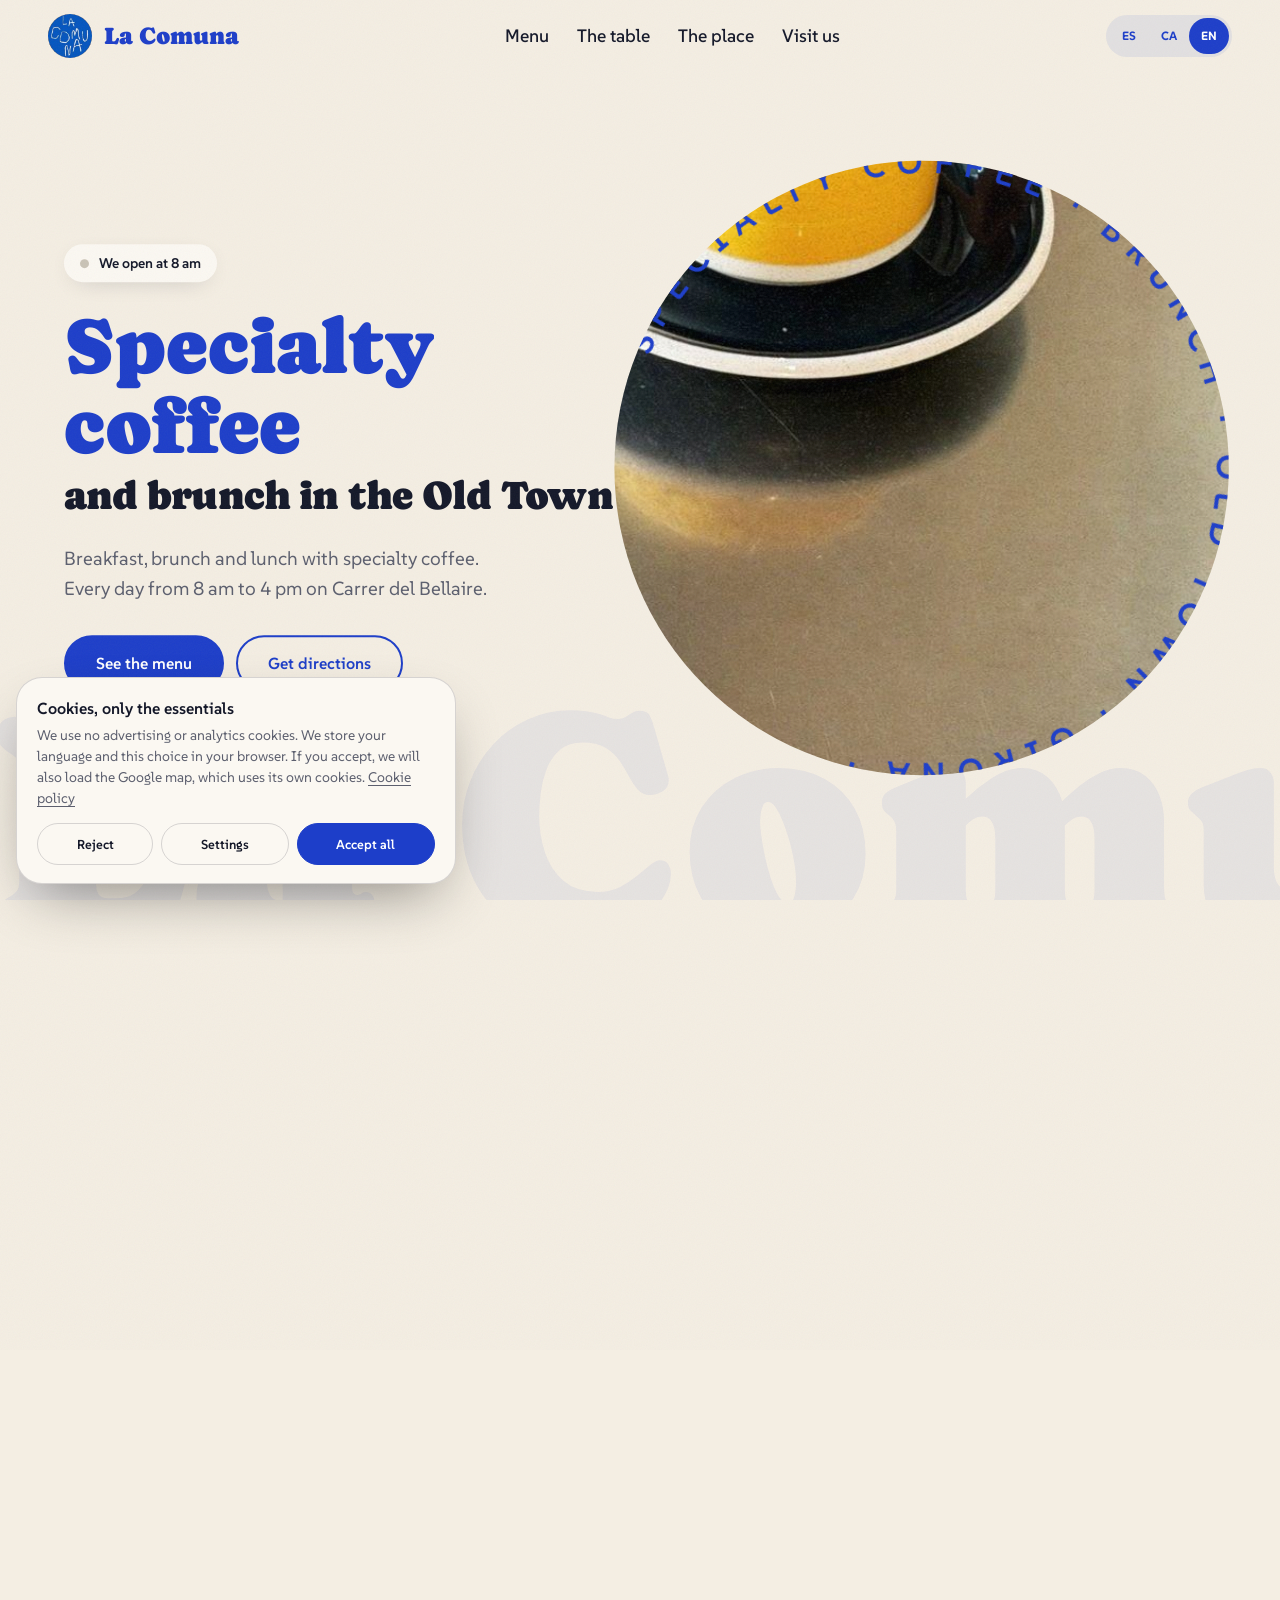
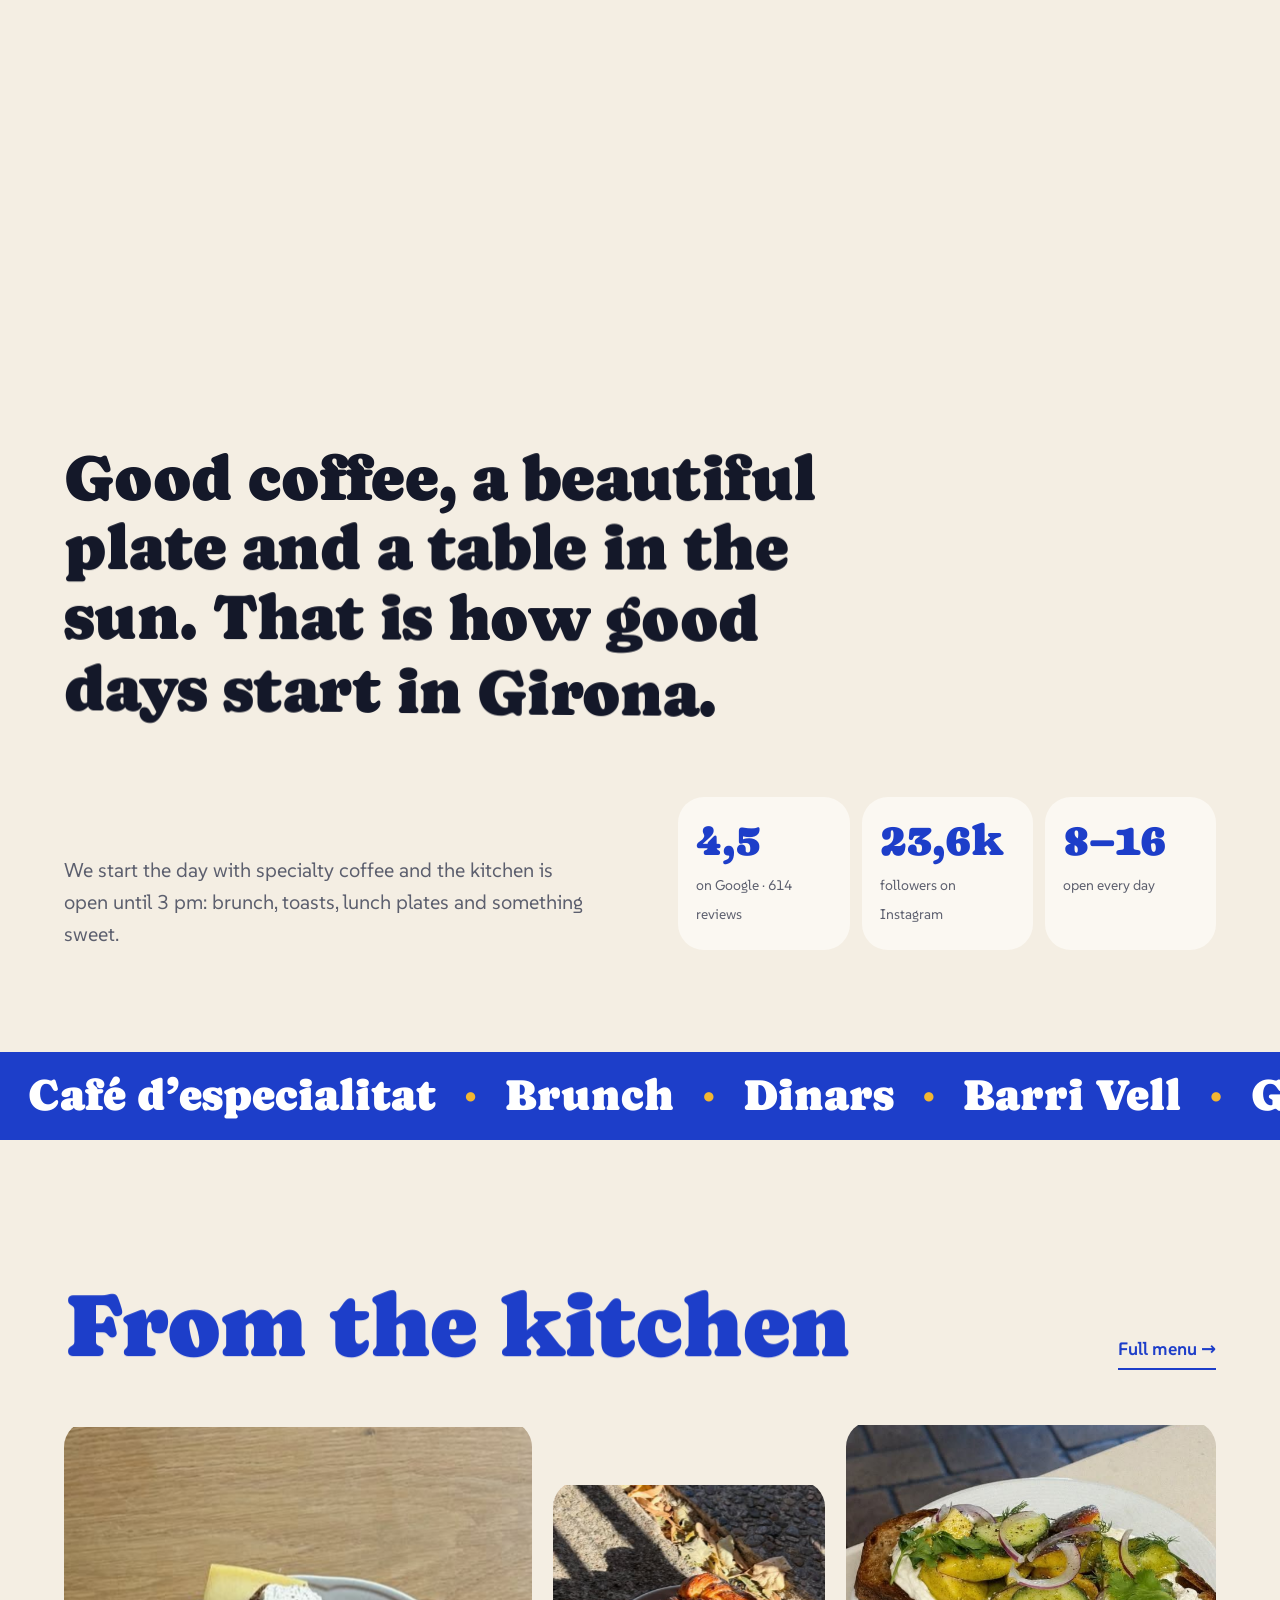
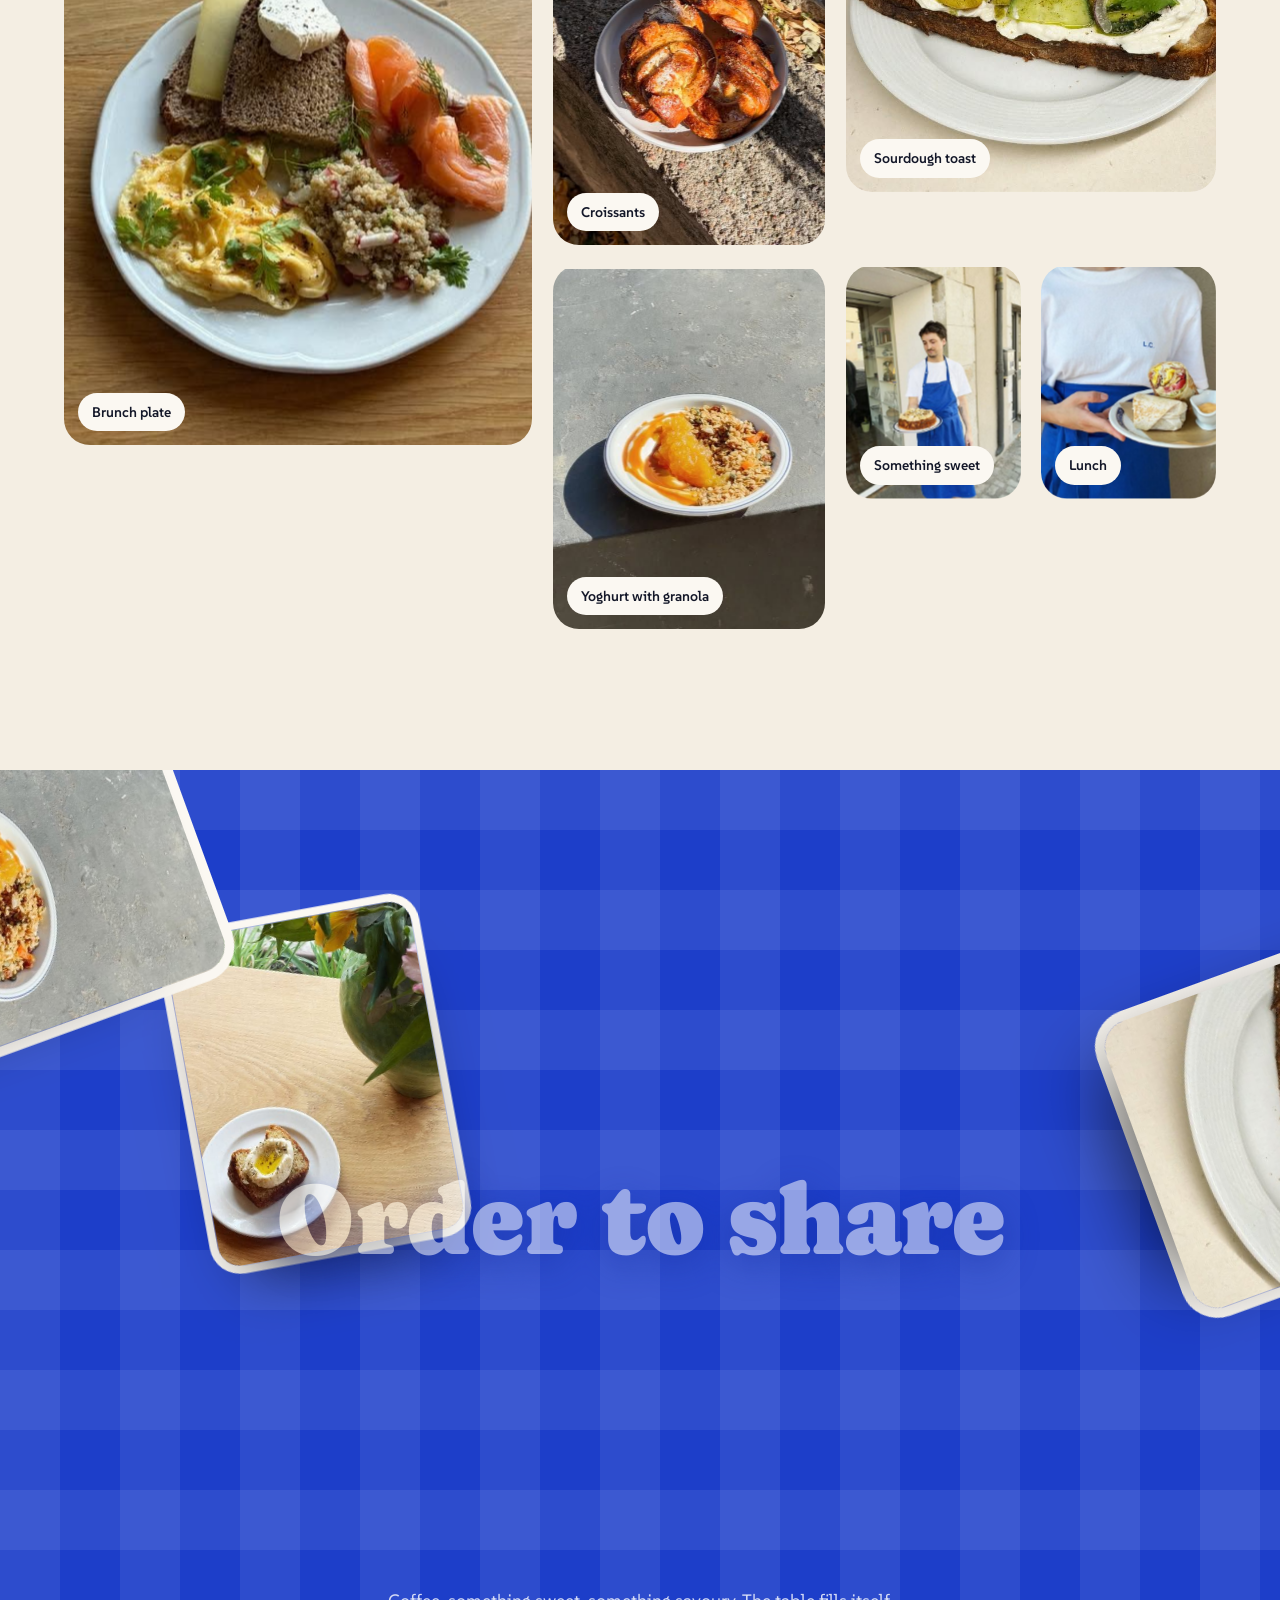
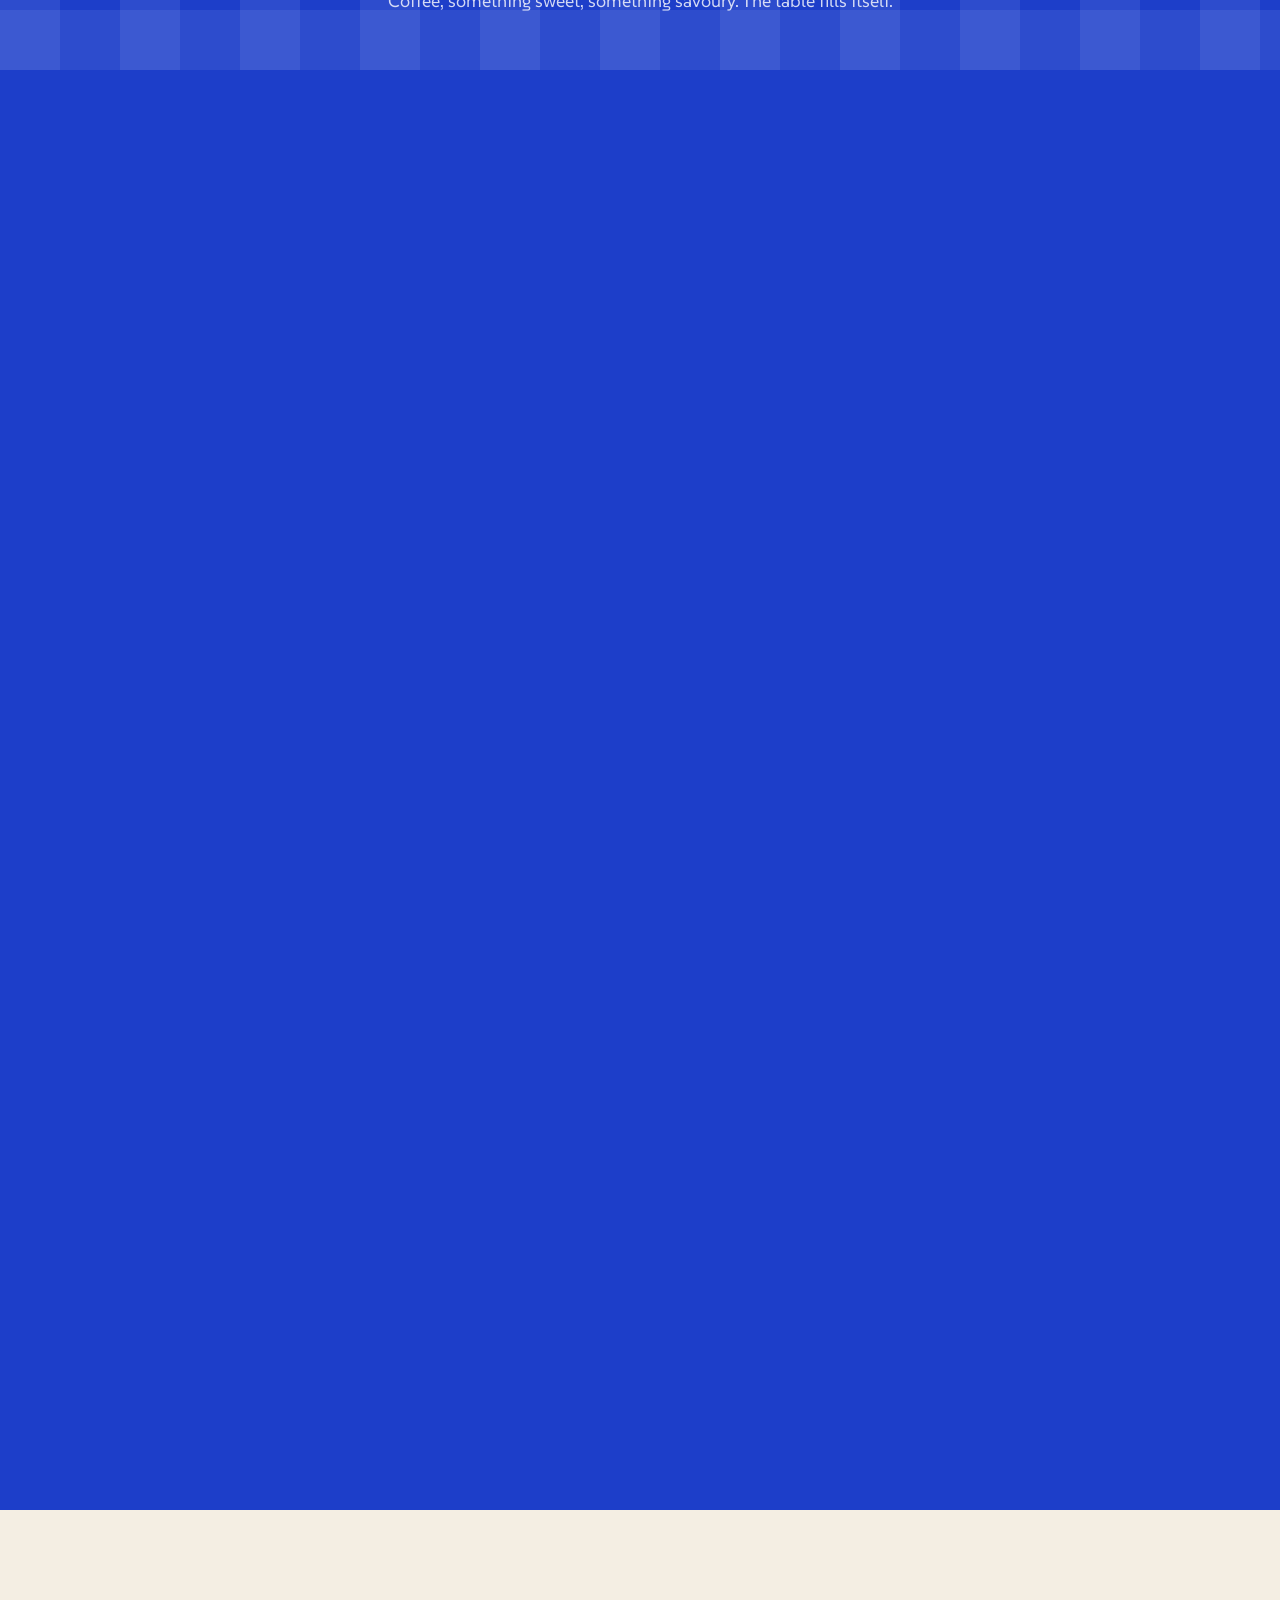
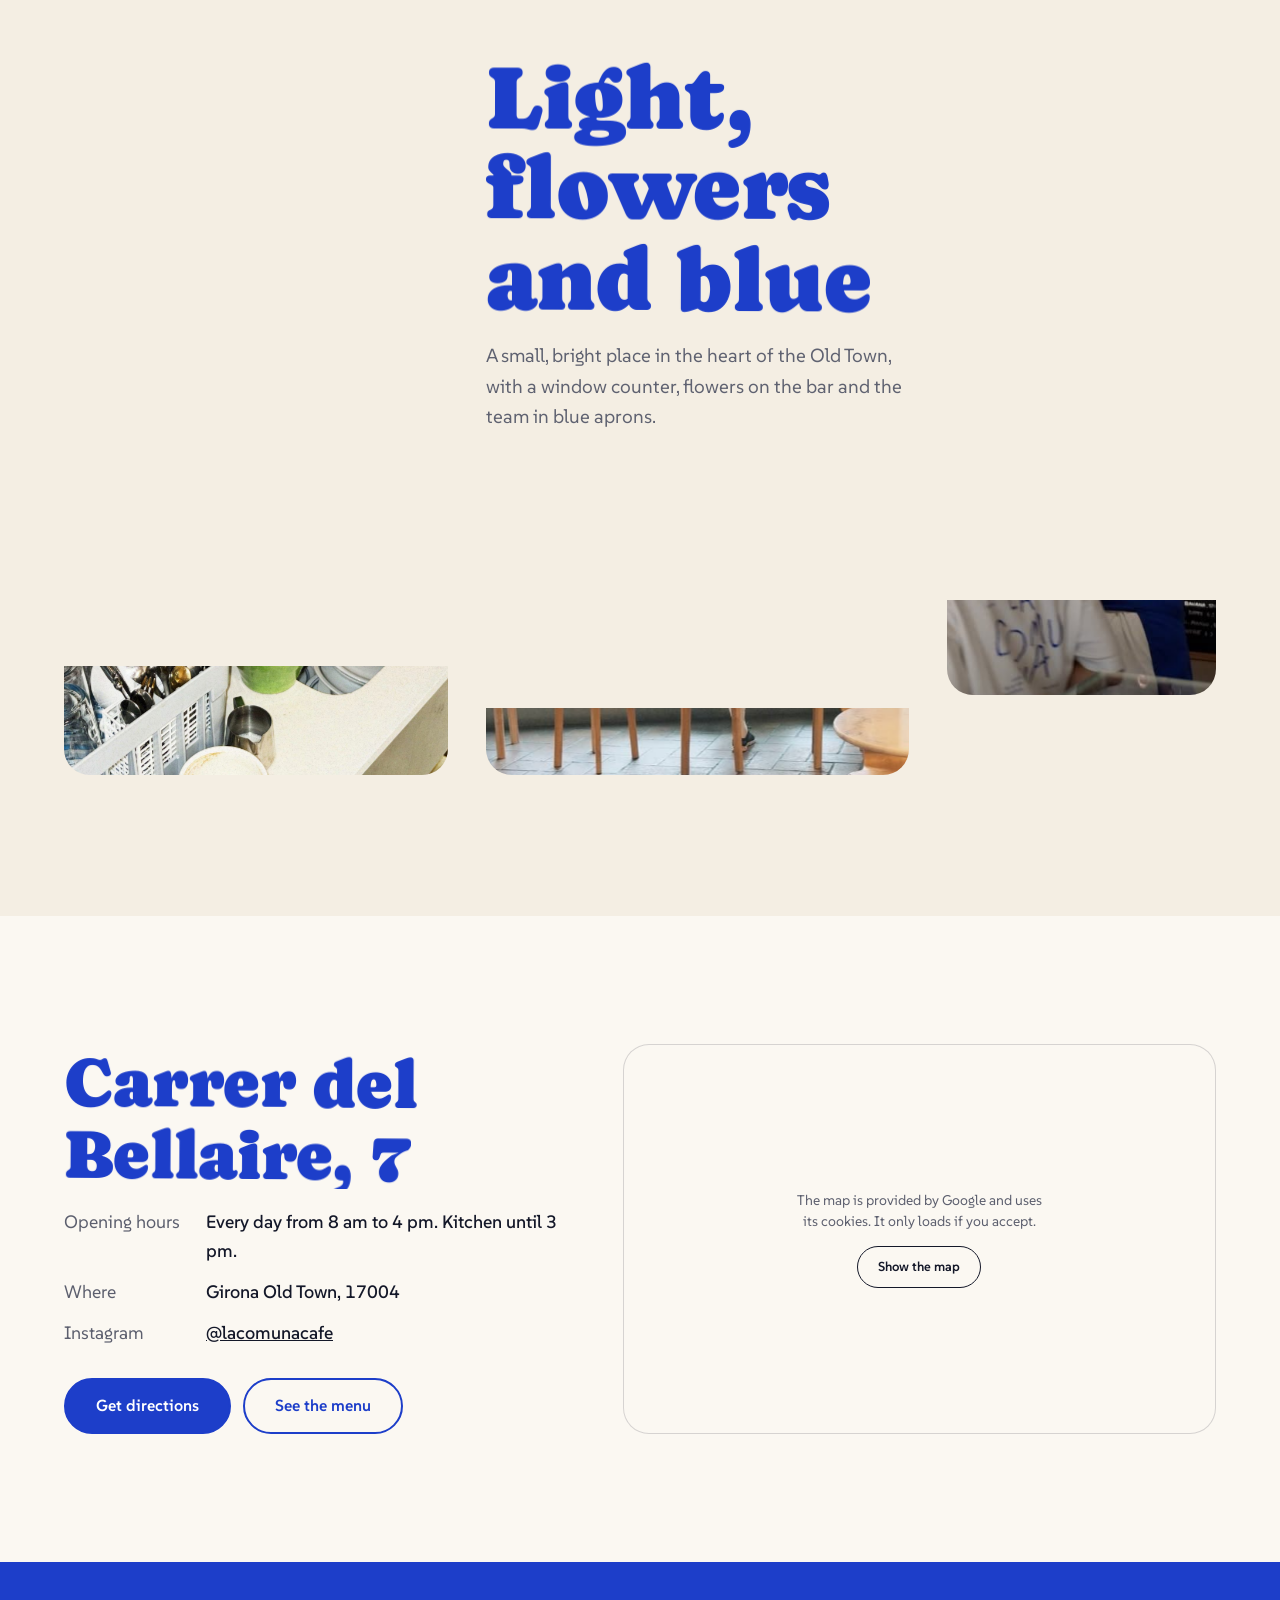
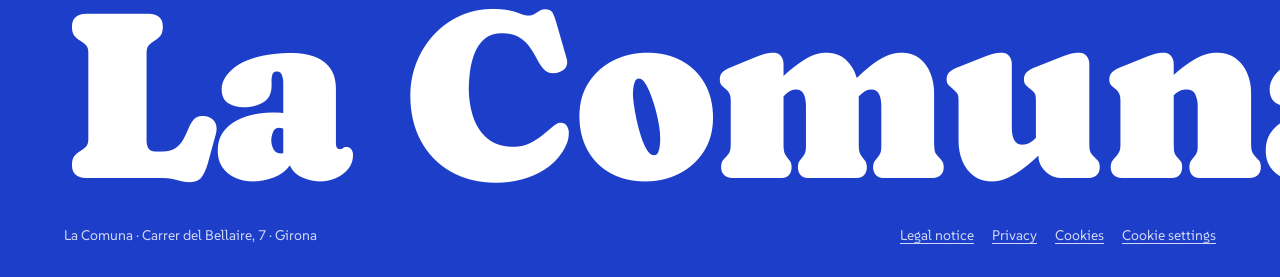
<file: index.html>
<!doctype html>
<html lang="es">
<head>
<meta charset="utf-8">
<meta name="viewport" content="width=device-width, initial-scale=1, viewport-fit=cover">
<title>La Comuna · Café de especialidad y brunch en el Barri Vell de Girona</title>
<meta name="description" content="La Comuna, Carrer del Bellaire 7, Girona. Café de especialidad, brunch y comidas, cada día de 8:00 a 16:00. 4,5 en Google con 614 reseñas.">
<meta name="theme-color" content="#f4eee3">
<link rel="icon" href="assets/favicon.svg" type="image/svg+xml">
<link rel="alternate" hreflang="es" href="?lang=es"><link rel="alternate" hreflang="ca" href="?lang=ca"><link rel="alternate" hreflang="en" href="?lang=en">
<meta property="og:title" content="La Comuna · Girona">
<meta property="og:description" content="Café de especialidad y brunch en el Barri Vell. Cada día de 8 a 16 h.">
<meta property="og:image" content="assets/img/cafe.jpg">
<script>document.documentElement.classList.add('js')</script>
<link rel="stylesheet" href="css/fonts.css">
<link rel="stylesheet" href="css/premium.css">
<link rel="stylesheet" href="css/style.css">
<link rel="stylesheet" href="css/legal.css">
<script type="application/ld+json">
{"@context":"https://schema.org","@type":"CafeOrCoffeeShop","name":"La Comuna","servesCuisine":["Café de especialidad","Brunch"],"address":{"@type":"PostalAddress","streetAddress":"Carrer del Bellaire, 7","postalCode":"17004","addressLocality":"Girona","addressRegion":"Girona","addressCountry":"ES"},"openingHoursSpecification":[{"@type":"OpeningHoursSpecification","dayOfWeek":["Monday","Tuesday","Wednesday","Thursday","Friday","Saturday","Sunday"],"opens":"08:00","closes":"16:00"}],"aggregateRating":{"@type":"AggregateRating","ratingValue":"4.5","reviewCount":"614"},"sameAs":["https://www.instagram.com/lacomunacafe/"]}
</script>
</head>
<body class="grain">
<a class="skip" href="#main" data-i18n="skip">Saltar al contenido</a>

<header class="top">
  <a class="brand" href="#main" aria-label="La Comuna, inicio"><img src="assets/img/logo.jpg" alt="" width="44" height="44"><span>La Comuna</span></a>
  <nav class="nav" aria-label="Principal">
    <a href="#carta" data-i18n="n1">La carta</a>
    <a href="#mesa" data-i18n="n2">La mesa</a>
    <a href="#local" data-i18n="n3">El local</a>
    <a href="#visita" data-i18n="n4">Visítanos</a>
  </nav>
  <div class="top-r">
    <div class="langs" role="group" aria-label="Idioma"><button type="button" data-lang="es">ES</button><button type="button" data-lang="ca">CA</button><button type="button" data-lang="en">EN</button></div>
  </div>
</header>

<main id="main">
  <!-- PORTADA: el círculo azul de su logo se abre y deja ver el café -->
  <section class="hero" id="hero" aria-labelledby="h1">
    <div class="hero-pin">
      <div class="hero-txt">
        <p class="status" id="status" data-hero data-d=".2"><i></i><span></span></p>
        <h1 id="h1"><span class="h1a" data-split data-hero data-d=".1" data-i18n="h1a">Café de especialidad</span> <span class="h1b" data-split data-hero data-d=".3" data-i18n="h1b">y brunch en el Barri Vell</span></h1>
        <p class="hero-p" data-hero data-d=".6" data-i18n="hp">Desayunos, brunch y comidas con café de especialidad. Cada día de 8:00 a 16:00 en el Carrer del Bellaire.</p>
        <div class="hero-cta" data-hero data-d=".75">
          <a class="btn" href="https://go.nordqr.com/la-comuna-cafe" target="_blank" rel="noopener" data-mag data-i18n="carta">Ver la carta</a>
          <a class="btn btn-line" href="#visita" data-mag data-i18n="come">Cómo llegar</a>
        </div>
      </div>
      <div class="disc" id="disc">
        <img src="assets/img/cafe.jpg" alt="Taza amarilla de café de especialidad servida sobre la barra de acero" width="1350" height="1800" data-i18n-attr="alt:aHero">
        <svg class="ring" viewBox="0 0 200 200" aria-hidden="true"><defs><path id="rp" d="M100,100 m-82,0 a82,82 0 1,1 164,0 a82,82 0 1,1 -164,0"/></defs><text><textPath href="#rp" id="ringT">CAFÈ D’ESPECIALITAT · BRUNCH · BARRI VELL · GIRONA · </textPath></text></svg>
      </div>
      <p class="word" aria-hidden="true">La Comuna</p>
    </div>
  </section>

  <!-- MANIFIESTO -->
  <section class="intro" aria-labelledby="i-h">
    <h2 id="i-h" class="big" data-split data-i18n="ih">Un café bien hecho, un plato bonito y una mesa al sol. Así empiezan los buenos días en Girona.</h2>
    <div class="intro-row">
      <p data-up data-i18n="ip1">Empezamos el día con café de especialidad y la cocina está abierta hasta las 15:00: brunch, tostadas, platos para comer y algo dulce.</p>
      <ul class="facts" data-up=".1">
        <li><b>4,5</b><span data-i18n="f1">en Google · 614 reseñas</span></li>
        <li><b>23,6k</b><span data-i18n="f2">seguidores en Instagram</span></li>
        <li><b>8–16</b><span data-i18n="f3">abierto todos los días</span></li>
      </ul>
    </div>
  </section>

  <div class="mq band" aria-hidden="true"><div class="mq-t"><span>Café d’especialitat</span><i>●</i><span>Brunch</span><i>●</i><span>Dinars</span><i>●</i><span>Barri Vell</span><i>●</i><span>Girona</span><i>●</i></div></div>

  <!-- LA CARTA -->
  <section class="carta" id="carta" aria-labelledby="c-h">
    <div class="sec-head"><h2 id="c-h" data-split data-i18n="ch">De la cocina</h2><a class="link" href="https://go.nordqr.com/la-comuna-cafe" target="_blank" rel="noopener" data-i18n="full">Carta completa →</a></div>
    <div class="dishes">
      <figure class="d1" data-img><img src="assets/img/brunch.jpg" alt="Plato de brunch con huevos revueltos, salmón, pan de centeno y queso" width="480" height="640" loading="lazy" data-i18n-attr="alt:a1"><figcaption data-i18n="c1">Plato de brunch</figcaption></figure>
      <figure class="d2" data-img><img src="assets/img/croissants.jpg" alt="Croissants al sol en un plato sobre un banco de madera" width="480" height="640" loading="lazy" data-i18n-attr="alt:a2"><figcaption>Croissants</figcaption></figure>
      <figure class="d3" data-img><img src="assets/img/torrada.jpg" alt="Tostada de pan de masa madre con queso fresco, pepino y hierbas" width="640" height="640" loading="lazy" data-i18n-attr="alt:a3"><figcaption data-i18n="c3">Tostada de masa madre</figcaption></figure>
      <figure class="d4" data-img><img src="assets/img/granola.jpg" alt="Bol de yogur con granola y fruta sobre una mesa de piedra" width="480" height="640" loading="lazy" data-i18n-attr="alt:a4"><figcaption data-i18n="c4">Yogur con granola</figcaption></figure>
      <figure class="d5" data-img><img src="assets/img/pastis.jpg" alt="Camarero con delantal azul sosteniendo un pastel en la puerta" width="480" height="640" loading="lazy" data-i18n-attr="alt:a5"><figcaption data-i18n="c5">Algo dulce</figcaption></figure>
      <figure class="d6" data-img><img src="assets/img/wrap.jpg" alt="Plato con wrap servido por un camarero de La Comuna" width="499" height="640" loading="lazy" data-i18n-attr="alt:a6"><figcaption data-i18n="c6">Comidas</figcaption></figure>
    </div>
  </section>

  <!-- LA MESA: los platos aterrizan en el mantel al bajar -->
  <section class="mesa" id="mesa" aria-labelledby="m-h">
    <div class="mesa-pin">
      <h2 id="m-h" class="mesa-h" data-i18n="mh">Pide para compartir</h2>
      <div class="cloth" id="cloth">
        <img class="pl p1" src="assets/img/torrada-ou.jpg" alt="Tostada con huevo poché" width="480" height="640" data-i18n-attr="alt:p1">
        <img class="pl p2" src="assets/img/croissants.jpg" alt="Croissants" width="480" height="640" data-i18n-attr="alt:p2">
        <img class="pl p3" src="assets/img/brunch.jpg" alt="Plato de brunch" width="480" height="640" data-i18n-attr="alt:p3">
        <img class="pl p4" src="assets/img/granola.jpg" alt="Yogur con granola" width="480" height="640" data-i18n-attr="alt:p4">
        <img class="pl p5" src="assets/img/cafe.jpg" alt="Café de especialidad" width="1350" height="1800" data-i18n-attr="alt:p5">
        <img class="pl p6" src="assets/img/torrada.jpg" alt="Tostada de masa madre" width="640" height="640" data-i18n-attr="alt:p6">
      </div>
      <p class="mesa-p" data-i18n="mp">Café, algo dulce, algo salado. La mesa se llena sola.</p>
    </div>
  </section>

  <!-- EL LOCAL -->
  <section class="local" id="local" aria-labelledby="l-h">
    <figure class="l-a" data-img><img src="assets/img/flors.jpg" alt="Jarrón verde con flores de colores junto al fregadero de la barra" width="1350" height="1800" loading="lazy" data-i18n-attr="alt:aL1"></figure>
    <div class="l-txt">
      <h2 id="l-h" data-split data-i18n="lh">Luz, flores y azul</h2>
      <p data-up data-i18n="lp">Un local pequeño y luminoso en el corazón del Barri Vell, con barra junto a la ventana, flores en la barra y el equipo de delantal azul.</p>
      <figure class="l-b" data-img><img src="assets/img/local.jpg" alt="Clienta sentada en la barra junto a la ventana de La Comuna" width="640" height="596" loading="lazy" data-i18n-attr="alt:aL2"></figure>
    </div>
    <figure class="l-c" data-img><img src="assets/img/equip.jpg" alt="El equipo de La Comuna con camisetas blancas con el logo" width="360" height="640" loading="lazy" data-i18n-attr="alt:aL3"></figure>
  </section>

  <!-- VISITA -->
  <section class="visita" id="visita" aria-labelledby="v-h">
    <div class="v-txt">
      <h2 id="v-h" data-split>Carrer del Bellaire, 7</h2>
      <dl>
        <dt data-i18n="d1">Horario</dt><dd data-i18n="d1v">Cada día de 8:00 a 16:00. Cocina hasta las 15:00.</dd>
        <dt data-i18n="d2">Dónde</dt><dd data-i18n="d2v">Barri Vell de Girona, 17004</dd>
        <dt>Instagram</dt><dd><a href="https://www.instagram.com/lacomunacafe/" target="_blank" rel="noopener">@lacomunacafe</a></dd>
      </dl>
      <div class="v-cta">
        <a class="btn" href="https://www.google.com/maps/dir/?api=1&destination=La+Comuna+Carrer+del+Bellaire+7+Girona" target="_blank" rel="noopener" data-mag data-i18n="come">Cómo llegar</a>
        <a class="btn btn-line" href="https://go.nordqr.com/la-comuna-cafe" target="_blank" rel="noopener" data-mag data-i18n="carta">Ver la carta</a>
      </div>
    </div>
    <div class="cc-map v-map" data-src="https://www.google.com/maps?q=La+Comuna,+Carrer+del+Bellaire+7,+17004+Girona&output=embed" data-title="Mapa: La Comuna"></div>
  </section>
</main>

<footer class="foot">
  <p class="foot-word" aria-hidden="true">La Comuna</p>
  <div class="foot-row">
    <p>La Comuna · Carrer del Bellaire, 7 · Girona</p>
    <nav class="foot-links" aria-label="Información legal">
      <a href="aviso-legal.html" data-i18n="lg1">Aviso legal</a>
      <a href="privacidad.html" data-i18n="lg2">Privacidad</a>
      <a href="cookies.html" data-i18n="lg3">Cookies</a>
      <button type="button" data-cookies-open data-i18n="lg4">Configurar cookies</button>
    </nav>
  </div>
</footer>

<script src="js/lang.js"></script>
<script src="js/i18n.js" data-site="la-comuna-girona"></script>
<script src="js/consent.js" data-site="la-comuna-girona"></script>
<script src="js/vendor/gsap.min.js"></script>
<script src="js/vendor/ScrollTrigger.min.js"></script>
<script src="js/vendor/lenis.min.js"></script>
<script src="js/premium.js"></script>
<script src="js/main.js"></script>
</body>
</html>
</file>
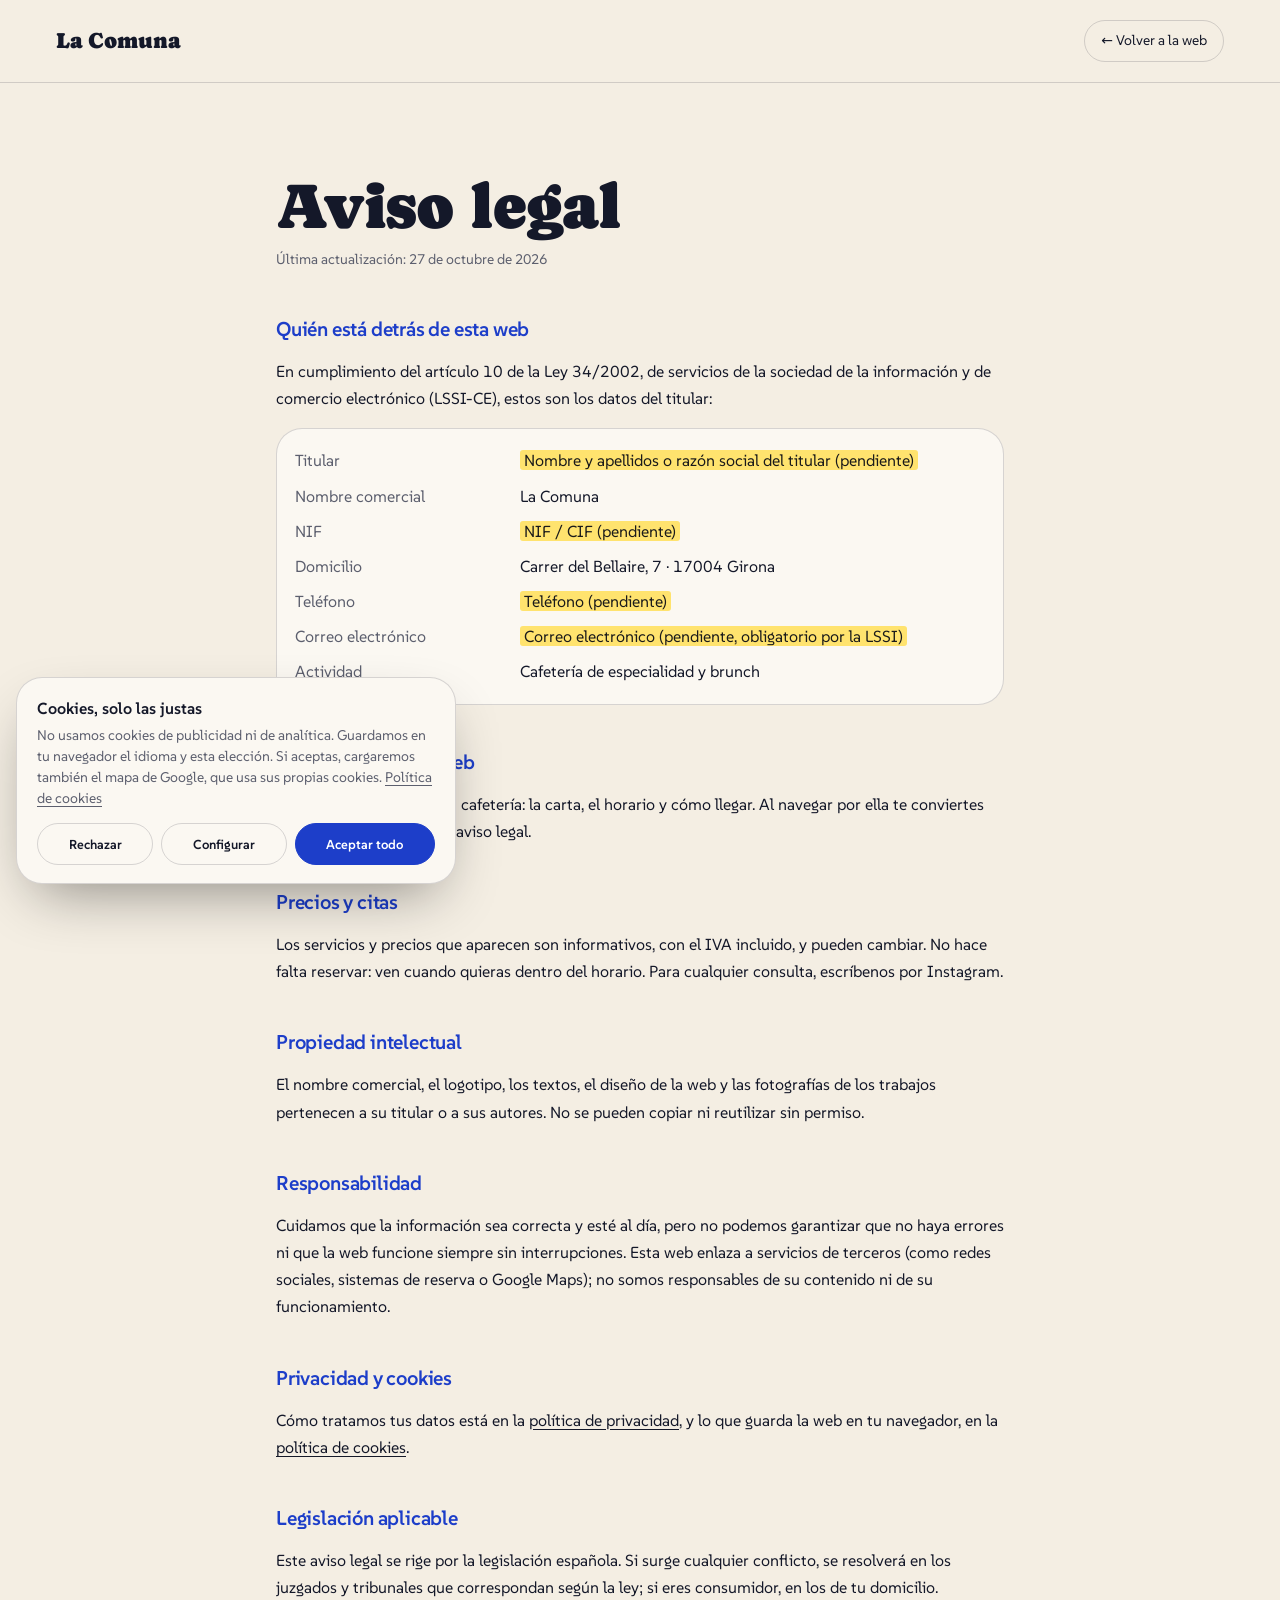
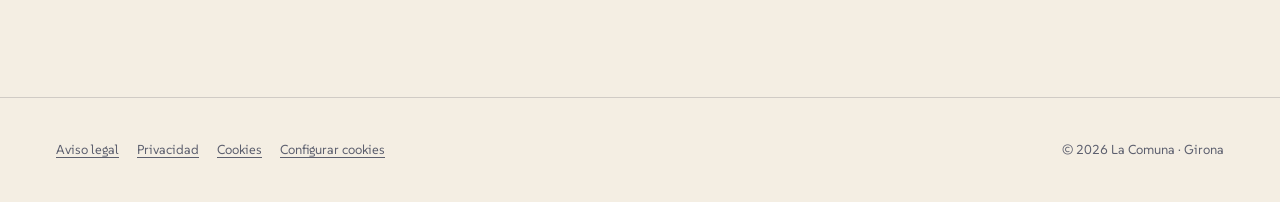
<file: aviso-legal.html>
<!doctype html>
<html lang="es">
<head>
<meta charset="utf-8">
<meta name="viewport" content="width=device-width, initial-scale=1, viewport-fit=cover">
<title>Aviso legal · La Comuna</title>
<meta name="robots" content="noindex, follow">
<meta name="theme-color" content="#f4eee3">
<link rel="icon" href="assets/favicon.svg" type="image/svg+xml">
<link rel="stylesheet" href="css/fonts.css">
<link rel="stylesheet" href="css/premium.css">
<link rel="stylesheet" href="css/style.css">
<link rel="stylesheet" href="css/legal.css">
</head>
<body class="legal-page">
<header class="legal-top">
  <a class="legal-brand" href="./">La Comuna</a>
  <a class="legal-back" href="./">&larr; Volver a la web</a>
</header>
<main class="legal">
  <h1>Aviso legal</h1>
  <p class="upd">Última actualización: 27 de octubre de 2026</p>

  <h2>Quién está detrás de esta web</h2>
  <p>En cumplimiento del artículo 10 de la Ley 34/2002, de servicios de la sociedad de la información y de comercio electrónico (LSSI-CE), estos son los datos del titular:</p>
  <dl>
    <dt>Titular</dt><dd><mark>Nombre y apellidos o razón social del titular (pendiente)</mark></dd>
    <dt>Nombre comercial</dt><dd>La Comuna</dd>
    <dt>NIF</dt><dd><mark>NIF / CIF (pendiente)</mark></dd>
    <dt>Domicilio</dt><dd>Carrer del Bellaire, 7 · 17004 Girona</dd>
    <dt>Teléfono</dt><dd><mark>Teléfono (pendiente)</mark></dd>
    <dt>Correo electrónico</dt><dd><mark>Correo electrónico (pendiente, obligatorio por la LSSI)</mark></dd>
    <dt>Actividad</dt><dd>Cafetería de especialidad y brunch</dd>
  </dl>

  <h2>Para qué sirve esta web</h2>
  <p>Esta web informa sobre la cafetería: la carta, el horario y cómo llegar. Al navegar por ella te conviertes en usuario y aceptas este aviso legal.</p>

  <h2>Precios y citas</h2>
  <p>Los servicios y precios que aparecen son informativos, con el IVA incluido, y pueden cambiar. No hace falta reservar: ven cuando quieras dentro del horario. Para cualquier consulta, escríbenos por Instagram.</p>

  <h2>Propiedad intelectual</h2>
  <p>El nombre comercial, el logotipo, los textos, el diseño de la web y las fotografías de los trabajos pertenecen a su titular o a sus autores. No se pueden copiar ni reutilizar sin permiso.</p>

  <h2>Responsabilidad</h2>
  <p>Cuidamos que la información sea correcta y esté al día, pero no podemos garantizar que no haya errores ni que la web funcione siempre sin interrupciones. Esta web enlaza a servicios de terceros (como redes sociales, sistemas de reserva o Google Maps); no somos responsables de su contenido ni de su funcionamiento.</p>

  <h2>Privacidad y cookies</h2>
  <p>Cómo tratamos tus datos está en la <a href="privacidad.html">política de privacidad</a>, y lo que guarda la web en tu navegador, en la <a href="cookies.html">política de cookies</a>.</p>

  <h2>Legislación aplicable</h2>
  <p>Este aviso legal se rige por la legislación española. Si surge cualquier conflicto, se resolverá en los juzgados y tribunales que correspondan según la ley; si eres consumidor, en los de tu domicilio.</p>
</main>
<footer class="legal-foot">
  <nav class="legal-links" aria-label="Información legal">
    <a href="aviso-legal.html" aria-current="page">Aviso legal</a>
    <a href="privacidad.html">Privacidad</a>
    <a href="cookies.html">Cookies</a>
    <button type="button" data-cookies-open>Configurar cookies</button>
  </nav>
  <p>© 2026 La Comuna · Girona</p>
</footer>
<script src="js/consent.js" data-site="la-comuna-girona"></script>
</body>
</html>
</file>
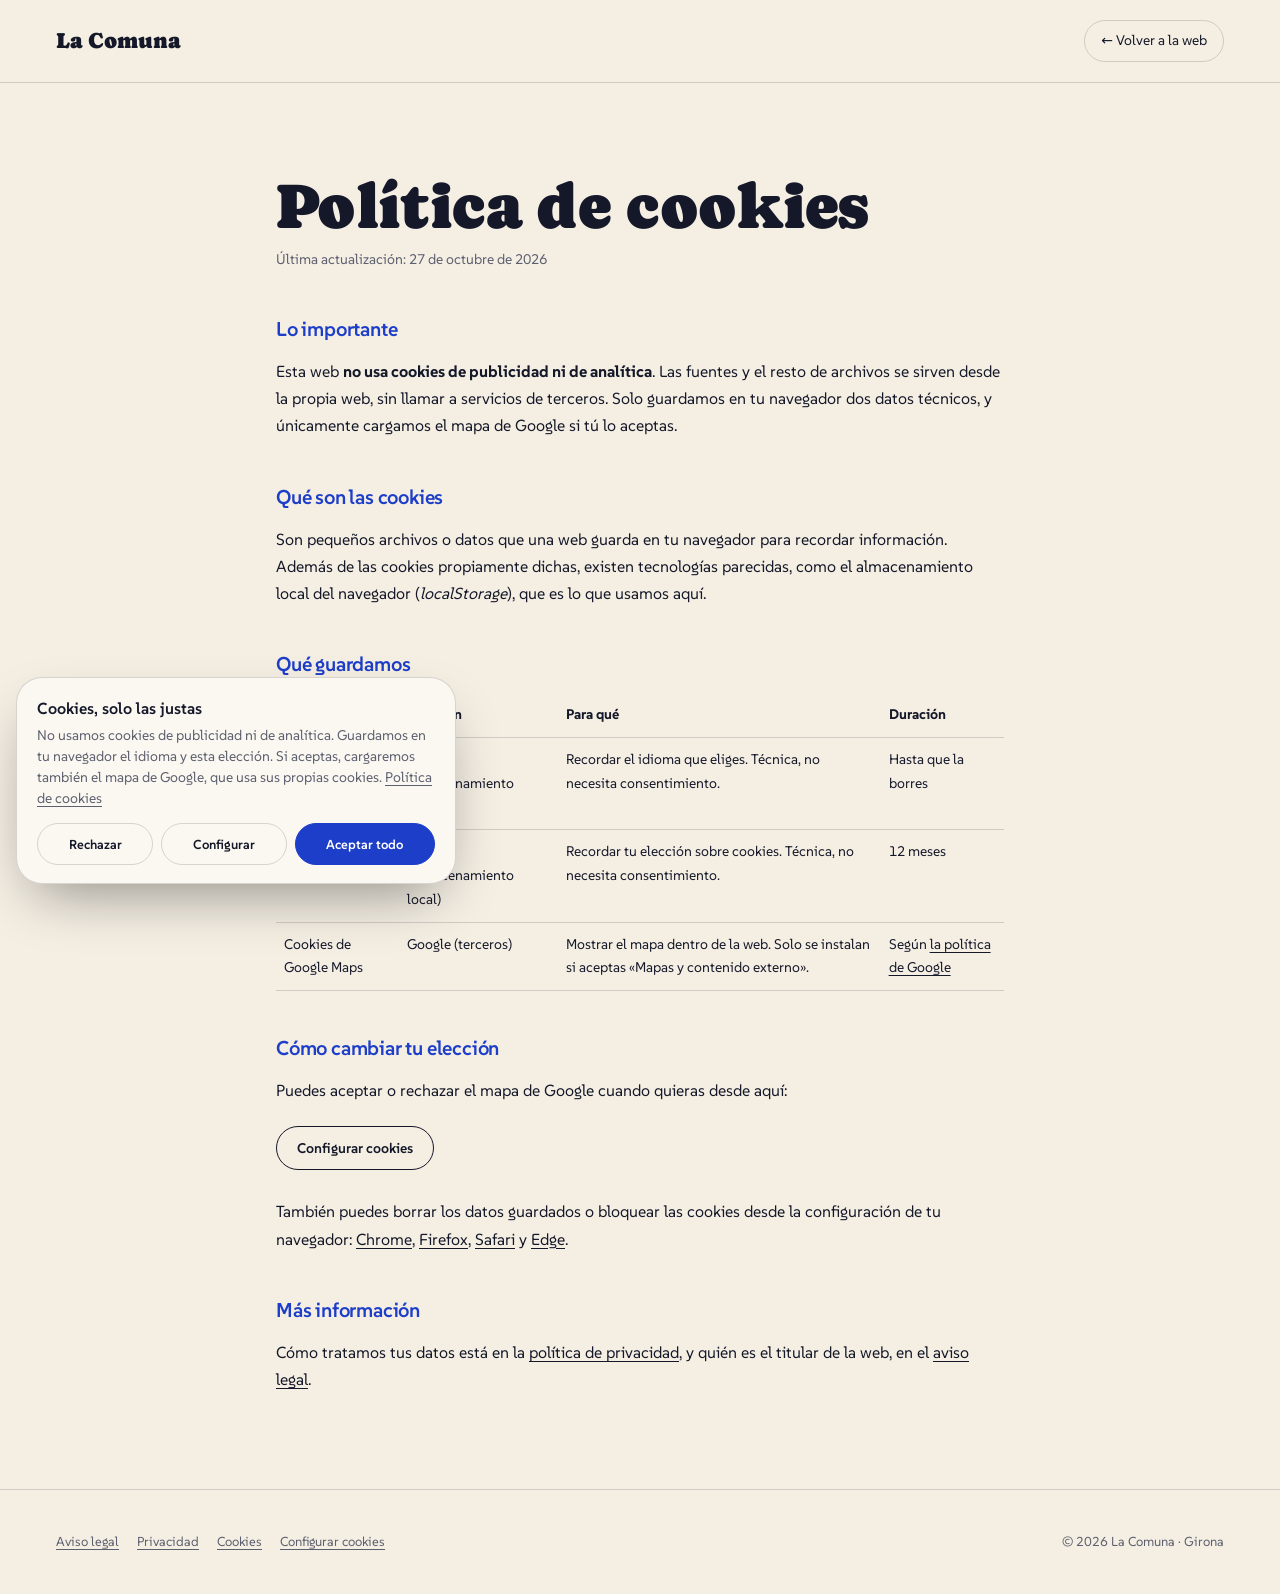
<file: cookies.html>
<!doctype html>
<html lang="es">
<head>
<meta charset="utf-8">
<meta name="viewport" content="width=device-width, initial-scale=1, viewport-fit=cover">
<title>Política de cookies · La Comuna</title>
<meta name="robots" content="noindex, follow">
<meta name="theme-color" content="#f4eee3">
<link rel="icon" href="assets/favicon.svg" type="image/svg+xml">
<link rel="stylesheet" href="css/fonts.css">
<link rel="stylesheet" href="css/premium.css">
<link rel="stylesheet" href="css/style.css">
<link rel="stylesheet" href="css/legal.css">
</head>
<body class="legal-page">
<header class="legal-top">
  <a class="legal-brand" href="./">La Comuna</a>
  <a class="legal-back" href="./">&larr; Volver a la web</a>
</header>
<main class="legal">
  <h1>Política de cookies</h1>
  <p class="upd">Última actualización: 27 de octubre de 2026</p>

  <h2>Lo importante</h2>
  <p>Esta web <strong>no usa cookies de publicidad ni de analítica</strong>. Las fuentes y el resto de archivos se sirven desde la propia web, sin llamar a servicios de terceros. Solo guardamos en tu navegador dos datos técnicos, y únicamente cargamos el mapa de Google si tú lo aceptas.</p>

  <h2>Qué son las cookies</h2>
  <p>Son pequeños archivos o datos que una web guarda en tu navegador para recordar información. Además de las cookies propiamente dichas, existen tecnologías parecidas, como el almacenamiento local del navegador (<em>localStorage</em>), que es lo que usamos aquí.</p>

  <h2>Qué guardamos</h2>
  <table>
    <thead><tr><th>Nombre</th><th>De quién</th><th>Para qué</th><th>Duración</th></tr></thead>
    <tbody>
      <tr><td>la-comuna-girona-lang</td><td>Propia (almacenamiento local)</td><td>Recordar el idioma que eliges. Técnica, no necesita consentimiento.</td><td>Hasta que la borres</td></tr>
      <tr><td>la-comuna-girona-consent</td><td>Propia (almacenamiento local)</td><td>Recordar tu elección sobre cookies. Técnica, no necesita consentimiento.</td><td>12 meses</td></tr>
      <tr><td>Cookies de Google Maps</td><td>Google (terceros)</td><td>Mostrar el mapa dentro de la web. Solo se instalan si aceptas «Mapas y contenido externo».</td><td>Según <a href="https://policies.google.com/technologies/cookies?hl=es" target="_blank" rel="noopener">la política de Google</a></td></tr>
    </tbody>
  </table>

  <h2>Cómo cambiar tu elección</h2>
  <p>Puedes aceptar o rechazar el mapa de Google cuando quieras desde aquí:</p>
  <button type="button" class="legal-btn" data-cookies-open>Configurar cookies</button>
  <p>También puedes borrar los datos guardados o bloquear las cookies desde la configuración de tu navegador:
    <a href="https://support.google.com/chrome/answer/95647?hl=es" target="_blank" rel="noopener">Chrome</a>,
    <a href="https://support.mozilla.org/es/kb/Borrar%20cookies" target="_blank" rel="noopener">Firefox</a>,
    <a href="https://support.apple.com/es-es/guide/safari/sfri11471/mac" target="_blank" rel="noopener">Safari</a> y
    <a href="https://support.microsoft.com/es-es/microsoft-edge/eliminar-las-cookies-en-microsoft-edge-63947406-40ac-c3b8-57b9-2a946a29ae09" target="_blank" rel="noopener">Edge</a>.</p>

  <h2>Más información</h2>
  <p>Cómo tratamos tus datos está en la <a href="privacidad.html">política de privacidad</a>, y quién es el titular de la web, en el <a href="aviso-legal.html">aviso legal</a>.</p>
</main>
<footer class="legal-foot">
  <nav class="legal-links" aria-label="Información legal">
    <a href="aviso-legal.html">Aviso legal</a>
    <a href="privacidad.html">Privacidad</a>
    <a href="cookies.html" aria-current="page">Cookies</a>
    <button type="button" data-cookies-open>Configurar cookies</button>
  </nav>
  <p>© 2026 La Comuna · Girona</p>
</footer>
<script src="js/consent.js" data-site="la-comuna-girona"></script>
</body>
</html>
</file>
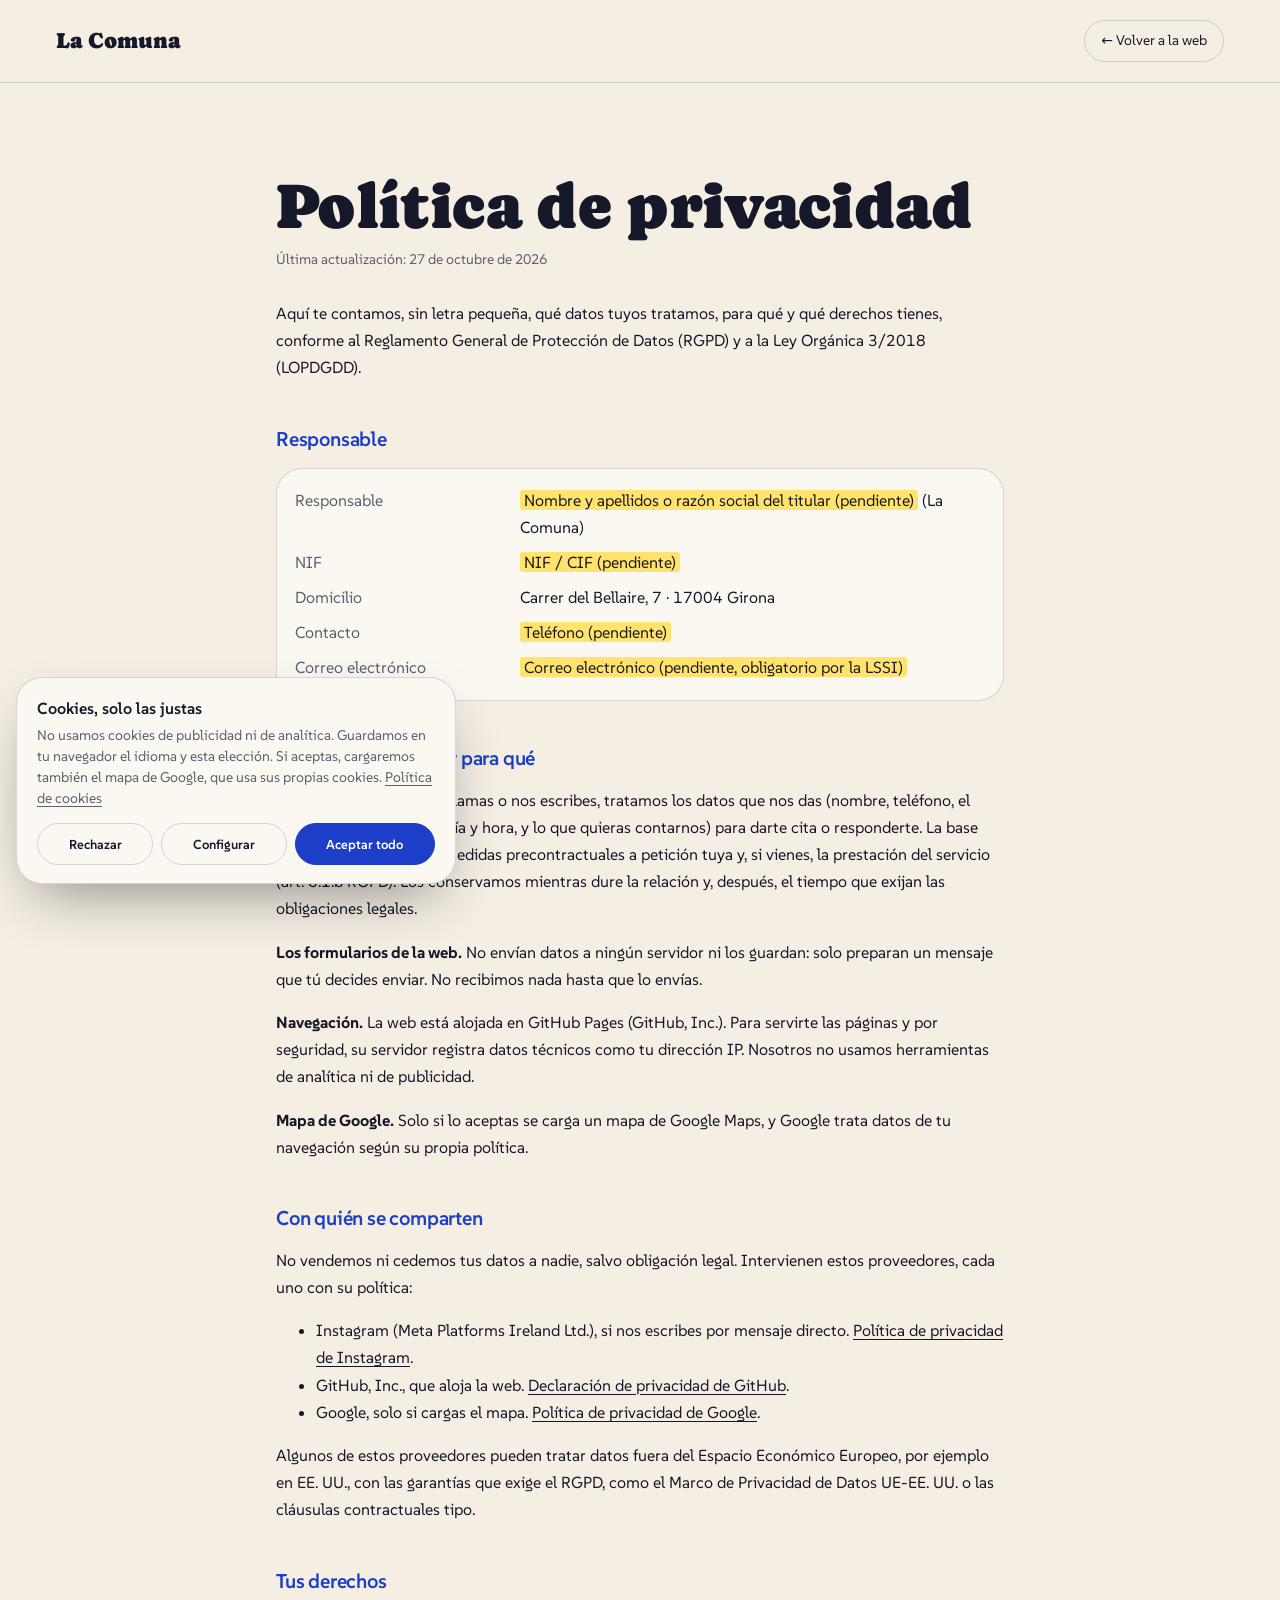
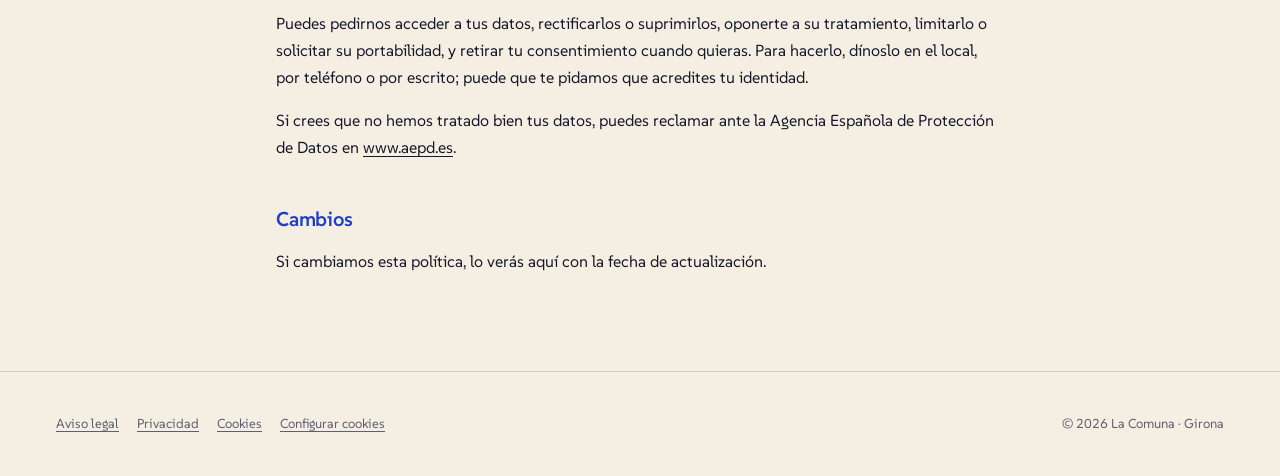
<file: privacidad.html>
<!doctype html>
<html lang="es">
<head>
<meta charset="utf-8">
<meta name="viewport" content="width=device-width, initial-scale=1, viewport-fit=cover">
<title>Política de privacidad · La Comuna</title>
<meta name="robots" content="noindex, follow">
<meta name="theme-color" content="#f4eee3">
<link rel="icon" href="assets/favicon.svg" type="image/svg+xml">
<link rel="stylesheet" href="css/fonts.css">
<link rel="stylesheet" href="css/premium.css">
<link rel="stylesheet" href="css/style.css">
<link rel="stylesheet" href="css/legal.css">
</head>
<body class="legal-page">
<header class="legal-top">
  <a class="legal-brand" href="./">La Comuna</a>
  <a class="legal-back" href="./">&larr; Volver a la web</a>
</header>
<main class="legal">
  <h1>Política de privacidad</h1>
  <p class="upd">Última actualización: 27 de octubre de 2026</p>
  <p>Aquí te contamos, sin letra pequeña, qué datos tuyos tratamos, para qué y qué derechos tienes, conforme al Reglamento General de Protección de Datos (RGPD) y a la Ley Orgánica 3/2018 (LOPDGDD).</p>

  <h2>Responsable</h2>
  <dl>
    <dt>Responsable</dt><dd><mark>Nombre y apellidos o razón social del titular (pendiente)</mark> (La Comuna)</dd>
    <dt>NIF</dt><dd><mark>NIF / CIF (pendiente)</mark></dd>
    <dt>Domicilio</dt><dd>Carrer del Bellaire, 7 · 17004 Girona</dd>
    <dt>Contacto</dt><dd><mark>Teléfono (pendiente)</mark></dd>
    <dt>Correo electrónico</dt><dd><mark>Correo electrónico (pendiente, obligatorio por la LSSI)</mark></dd>
  </dl>

  <h2>Qué datos tratamos y para qué</h2>
  <p><strong>Citas y consultas.</strong> Si nos llamas o nos escribes, tratamos los datos que nos das (nombre, teléfono, el servicio que te interesa, día y hora, y lo que quieras contarnos) para darte cita o responderte. La base legal es la aplicación de medidas precontractuales a petición tuya y, si vienes, la prestación del servicio (art. 6.1.b RGPD). Los conservamos mientras dure la relación y, después, el tiempo que exijan las obligaciones legales.</p>
  <p><strong>Los formularios de la web.</strong> No envían datos a ningún servidor ni los guardan: solo preparan un mensaje que tú decides enviar. No recibimos nada hasta que lo envías.</p>
  <p><strong>Navegación.</strong> La web está alojada en GitHub Pages (GitHub, Inc.). Para servirte las páginas y por seguridad, su servidor registra datos técnicos como tu dirección IP. Nosotros no usamos herramientas de analítica ni de publicidad.</p>
  <p><strong>Mapa de Google.</strong> Solo si lo aceptas se carga un mapa de Google Maps, y Google trata datos de tu navegación según su propia política.</p>

  <h2>Con quién se comparten</h2>
  <p>No vendemos ni cedemos tus datos a nadie, salvo obligación legal. Intervienen estos proveedores, cada uno con su política:</p>
  <ul>
    <li>Instagram (Meta Platforms Ireland Ltd.), si nos escribes por mensaje directo. <a href="https://privacycenter.instagram.com/policy" target="_blank" rel="noopener">Política de privacidad de Instagram</a>.</li>
    <li>GitHub, Inc., que aloja la web. <a href="https://docs.github.com/es/site-policy/privacy-policies/github-general-privacy-statement" target="_blank" rel="noopener">Declaración de privacidad de GitHub</a>.</li>
    <li>Google, solo si cargas el mapa. <a href="https://policies.google.com/privacy?hl=es" target="_blank" rel="noopener">Política de privacidad de Google</a>.</li>
  </ul>
  <p>Algunos de estos proveedores pueden tratar datos fuera del Espacio Económico Europeo, por ejemplo en EE. UU., con las garantías que exige el RGPD, como el Marco de Privacidad de Datos UE-EE. UU. o las cláusulas contractuales tipo.</p>

  <h2>Tus derechos</h2>
  <p>Puedes pedirnos acceder a tus datos, rectificarlos o suprimirlos, oponerte a su tratamiento, limitarlo o solicitar su portabilidad, y retirar tu consentimiento cuando quieras. Para hacerlo, dínoslo en el local, por teléfono o por escrito; puede que te pidamos que acredites tu identidad.</p>
  <p>Si crees que no hemos tratado bien tus datos, puedes reclamar ante la Agencia Española de Protección de Datos en <a href="https://www.aepd.es/" target="_blank" rel="noopener">www.aepd.es</a>.</p>

  <h2>Cambios</h2>
  <p>Si cambiamos esta política, lo verás aquí con la fecha de actualización.</p>
</main>
<footer class="legal-foot">
  <nav class="legal-links" aria-label="Información legal">
    <a href="aviso-legal.html">Aviso legal</a>
    <a href="privacidad.html" aria-current="page">Privacidad</a>
    <a href="cookies.html">Cookies</a>
    <button type="button" data-cookies-open>Configurar cookies</button>
  </nav>
  <p>© 2026 La Comuna · Girona</p>
</footer>
<script src="js/consent.js" data-site="la-comuna-girona"></script>
</body>
</html>
</file>
<file: css/fonts.css>
/* Fuentes alojadas en la propia web (sin llamadas a Google) */
@font-face {
  font-family: 'Caprasimo';
  font-style: normal;
  font-weight: 400;
  font-display: swap;
  src: url(../assets/fonts/caprasimo-normal-400-latin-ext.woff2) format('woff2');
  unicode-range: U+0100-02BA, U+02BD-02C5, U+02C7-02CC, U+02CE-02D7, U+02DD-02FF, U+0304, U+0308, U+0329, U+1D00-1DBF, U+1E00-1E9F, U+1EF2-1EFF, U+2020, U+20A0-20AB, U+20AD-20C4, U+2113, U+2C60-2C7F, U+A720-A7FF;
}
@font-face {
  font-family: 'Caprasimo';
  font-style: normal;
  font-weight: 400;
  font-display: swap;
  src: url(../assets/fonts/caprasimo-normal-400-latin.woff2) format('woff2');
  unicode-range: U+0000-00FF, U+0131, U+0152-0153, U+02BB-02BC, U+02C6, U+02DA, U+02DC, U+0304, U+0308, U+0329, U+2000-206F, U+20AC, U+2122, U+2191, U+2193, U+2212, U+2215, U+FEFF, U+FFFD;
}
@font-face {
  font-family: 'SUSE';
  font-style: normal;
  font-weight: 200 800;
  font-display: swap;
  src: url(../assets/fonts/suse-normal-200-800-latin-ext.woff2) format('woff2');
  unicode-range: U+0100-02BA, U+02BD-02C5, U+02C7-02CC, U+02CE-02D7, U+02DD-02FF, U+0304, U+0308, U+0329, U+1D00-1DBF, U+1E00-1E9F, U+1EF2-1EFF, U+2020, U+20A0-20AB, U+20AD-20C4, U+2113, U+2C60-2C7F, U+A720-A7FF;
}
@font-face {
  font-family: 'SUSE';
  font-style: normal;
  font-weight: 200 800;
  font-display: swap;
  src: url(../assets/fonts/suse-normal-200-800-latin.woff2) format('woff2');
  unicode-range: U+0000-00FF, U+0131, U+0152-0153, U+02BB-02BC, U+02C6, U+02DA, U+02DC, U+0304, U+0308, U+0329, U+2000-206F, U+20AC, U+2122, U+2191, U+2193, U+2212, U+2215, U+FEFF, U+FFFD;
}
</file>
<file: css/premium.css>
/* Kit premium común (lote Girona 2): máscaras de palabras, grano de película, marquesinas y Lenis */
html.lenis, html.lenis body { height: auto; }
.lenis.lenis-smooth { scroll-behavior: auto !important; }
.lenis.lenis-stopped { overflow: hidden; }
.js:not(.ready) [data-hero], .js:not(.ready) [data-split] { visibility: hidden; }
.w { display: inline-block; overflow: hidden; vertical-align: top; padding: 0 .02em .1em; margin: 0 -.02em -.1em; }
.w-i { display: inline-block; will-change: transform; }
[data-img] { overflow: hidden; }
[data-img] img, [data-img] video { transform-origin: 50% 50%; }
[data-mag] { transition: translate .5s cubic-bezier(.2, .9, .3, 1.2); }
/* grano de película sobre toda la web */
.grain::after { content: ""; position: fixed; inset: -50%; z-index: 300; pointer-events: none; opacity: var(--grain, .06);
  background: url("data:image/svg+xml,%3Csvg xmlns='http://www.w3.org/2000/svg' width='220' height='220'%3E%3Cfilter id='n'%3E%3CfeTurbulence type='fractalNoise' baseFrequency='.85' numOctaves='3' stitchTiles='stitch'/%3E%3C/filter%3E%3Crect width='220' height='220' filter='url(%23n)'/%3E%3C/svg%3E");
  animation: grain 1.2s steps(6) infinite; }
@keyframes grain { 0% { translate: 0 0; } 20% { translate: -4% 3%; } 40% { translate: 3% -5%; } 60% { translate: -6% -2%; } 80% { translate: 5% 4%; } 100% { translate: 0 0; } }
/* marquesina infinita */
.mq { overflow: hidden; white-space: nowrap; }
.mq-t { display: inline-flex; animation: mq var(--mq, 30s) linear infinite; }
.mq-t > * { flex: none; }
@keyframes mq { to { transform: translateX(-50%); } }
@media (prefers-reduced-motion: reduce) { .grain::after, .mq-t { animation: none; } }
</file>
<file: css/style.css>
/* La Comuna · «Bon dia»: el círculo azul de su logo se abre sobre el café y los platos aterrizan en el mantel */
:root {
  --cream: #f4eee3; --paper: #fbf8f2; --cobalt: #1d3ec9; --cobalt-2: #142ea0; --ink: #141829; --mute: #5c5f6e; --yolk: #f2b632; --line: #1418291f;
  --f-d: "Caprasimo", Georgia, serif; --f-b: "SUSE", system-ui, sans-serif;
  --ease: cubic-bezier(.16, 1, .3, 1); --r: 26px;
  --c-bg: var(--cream); --c-card: var(--paper); --c-ink: var(--ink); --c-mute: var(--mute); --c-line: #14182929; --c-acc: var(--cobalt); --c-acc-ink: #fff;
}
*, *::before, *::after { box-sizing: border-box; }
html { -webkit-text-size-adjust: 100%; }
body { margin: 0; background: var(--cream); color: var(--ink); font: 400 18px/1.6 var(--f-b); -webkit-font-smoothing: antialiased; overflow-x: hidden; --grain: .05; }
img { display: block; max-width: 100%; height: auto; }
a { color: inherit; }
::selection { background: var(--cobalt); color: #fff; }
:focus-visible { outline: 2px solid var(--cobalt); outline-offset: 3px; }
.skip { position: absolute; left: 12px; top: -60px; z-index: 100; padding: 10px 16px; background: var(--cobalt); color: #fff; border-radius: 999px; }
.skip:focus { top: 12px; }
h1, h2, h3 { margin: 0; font-family: var(--f-d); font-weight: 400; letter-spacing: -.01em; line-height: 1; }
h2 { font-size: clamp(44px, 7vw, 110px); color: var(--cobalt); }
.btn { display: inline-flex; align-items: center; justify-content: center; min-height: 56px; padding: 0 30px; border-radius: 999px; background: var(--cobalt); color: #fff; text-decoration: none; font-weight: 600; font-size: 16px; border: 2px solid var(--cobalt); }
.btn-line { background: transparent; color: var(--cobalt); }
@media (hover: hover) and (pointer: fine) { .btn { transition: background .3s, color .3s, translate .5s var(--ease); } .btn:hover { background: var(--ink); border-color: var(--ink); color: #fff; } }

/* ---------- cabecera ---------- */
.top { position: fixed; z-index: 50; inset: 0 0 auto; display: flex; align-items: center; justify-content: space-between; gap: 16px; padding: 14px clamp(16px, 4vw, 48px); transition: background .4s, translate .6s var(--ease); }
.top.solid { background: #f4eee3e6; backdrop-filter: blur(14px); }
.top.hide { translate: 0 -100%; }
.brand { display: flex; align-items: center; gap: 12px; text-decoration: none; font: 400 24px/1 var(--f-d); color: var(--cobalt); }
.brand img { width: 44px; height: 44px; border-radius: 50%; }
.nav { display: flex; gap: 28px; font-weight: 500; }
.nav a { text-decoration: none; }
.langs { display: flex; padding: 3px; border-radius: 999px; background: #1d3ec914; }
.langs button { min-width: 40px; min-height: 36px; border: 0; border-radius: 999px; background: none; color: var(--cobalt); font: 700 12px/1 var(--f-b); }
.langs button[aria-pressed="true"] { background: var(--cobalt); color: #fff; }
@media (hover: hover) and (pointer: fine) { .nav a { background: linear-gradient(var(--cobalt), var(--cobalt)) 0 100% / 0 2px no-repeat; transition: background-size .5s var(--ease); } .nav a:hover { background-size: 100% 2px; } }
@media (max-width: 900px) { .nav { display: none; } }

/* ---------- portada ---------- */
.hero { position: relative; height: 210svh; }
.hero-pin { position: sticky; top: 0; height: 100svh; overflow: hidden; }
.disc { position: absolute; inset: 0; z-index: 1; clip-path: circle(var(--r, 0px) at var(--cx, 72%) var(--cy, 52%)); }
.disc img { width: 100%; height: 100%; object-fit: cover; object-position: 50% 60%; }
.ring { position: absolute; z-index: 2; left: var(--cx, 72%); top: var(--cy, 52%); width: calc(var(--r0, 300px) * 2.34); translate: -50% -50%; pointer-events: none; overflow: visible; }
.ring text { font: 600 9.5px/1 var(--f-b); letter-spacing: .32em; fill: var(--cobalt); }
.hero-txt { position: absolute; z-index: 3; left: clamp(16px, 5vw, 80px); top: 50%; translate: 0 -46%; width: min(640px, 48vw); }
.status { display: inline-flex; align-items: center; gap: 10px; margin: 0 0 24px; padding: 8px 16px; border-radius: 999px; background: var(--paper); font-size: 14px; font-weight: 600; box-shadow: 0 6px 24px -12px #1418294d; }
.status i { width: 9px; height: 9px; border-radius: 50%; background: #c9c3b6; position: relative; }
.status.open i { background: #2fb36b; }
.status.open i::after { content: ""; position: absolute; inset: -5px; border-radius: 50%; border: 2px solid #2fb36b; animation: ping 2s var(--ease) infinite; }
@keyframes ping { from { scale: .6; opacity: 1; } to { scale: 1.8; opacity: 0; } }
.hero h1 { font-size: clamp(48px, 6.2vw, 108px); color: var(--cobalt); }
.hero h1 > span { display: block; }
.hero h1 .h1b { color: var(--ink); font-size: .5em; margin-top: .25em; line-height: 1.05; }
.hero-p { max-width: 42ch; margin: 26px 0 0; color: var(--mute); font-size: 19px; }
.hero-cta { display: flex; flex-wrap: wrap; gap: 12px; margin-top: 32px; }
.word { position: absolute; z-index: 0; left: -1vw; bottom: -4vw; margin: 0; font: 400 25vw/.8 var(--f-d); color: #1d3ec90f; white-space: nowrap; pointer-events: none; }
@media (max-width: 860px) {
  .hero { height: 190svh; }
  .hero-txt { left: 16px; right: 16px; top: auto; bottom: 34px; translate: none; width: auto; }
  .hero h1 { font-size: clamp(42px, 12vw, 64px); }
  .hero-p { font-size: 17px; margin-top: 14px; }
  .hero-cta { margin-top: 20px; }
  .status { margin-bottom: 14px; }
}

/* ---------- manifiesto ---------- */
.intro { padding: clamp(80px, 12vw, 170px) clamp(16px, 5vw, 80px) clamp(60px, 8vw, 110px); }
.big { font-size: clamp(34px, 5vw, 76px); line-height: 1.08; max-width: 20ch; color: var(--ink); }
.intro-row { display: grid; grid-template-columns: 1fr 1fr; gap: clamp(28px, 6vw, 100px); margin-top: clamp(40px, 6vw, 80px); align-items: end; }
.intro-row > p { max-width: 44ch; color: var(--mute); font-size: 20px; margin: 0; }
.facts { list-style: none; margin: 0; padding: 0; display: grid; grid-template-columns: repeat(3, 1fr); gap: 12px; }
.facts li { padding: 22px 18px; border-radius: var(--r); background: var(--paper); }
.facts b { display: block; font: 400 clamp(32px, 3.4vw, 48px)/1 var(--f-d); color: var(--cobalt); margin-bottom: 8px; }
.facts span { font-size: 14px; color: var(--mute); }
@media (max-width: 860px) { .intro-row { grid-template-columns: 1fr; } }
@media (max-width: 480px) { .facts { grid-template-columns: 1fr; } }
.band { padding: 22px 0; background: var(--cobalt); color: #fff; font: 400 clamp(26px, 3.4vw, 46px)/1 var(--f-d); --mq: 26s; }
.band span { padding: 0 28px; }
.band i { font-style: normal; color: var(--yolk); font-size: .5em; align-self: center; }

/* ---------- la carta ---------- */
.carta { padding: clamp(80px, 11vw, 160px) clamp(16px, 5vw, 80px); }
.sec-head { display: flex; flex-wrap: wrap; justify-content: space-between; align-items: end; gap: 12px 40px; margin-bottom: clamp(30px, 4vw, 56px); }
.link { color: var(--cobalt); font-weight: 600; text-decoration: none; border-bottom: 2px solid currentColor; padding-bottom: 4px; }
.dishes { display: grid; grid-template-columns: repeat(12, 1fr); gap: clamp(12px, 1.6vw, 24px); }
.dishes figure { margin: 0; position: relative; border-radius: var(--r); }
.dishes img { width: 100%; height: 100%; object-fit: cover; border-radius: var(--r); }
.dishes figcaption { position: absolute; left: 14px; bottom: 14px; padding: 8px 14px; border-radius: 999px; background: var(--paper); font-weight: 600; font-size: 14px; }
.d1 { grid-column: 1 / 6; grid-row: span 2; aspect-ratio: 3 / 4; }
.d2 { grid-column: 6 / 9; aspect-ratio: 3 / 4; margin-top: 60px !important; }
.d3 { grid-column: 9 / 13; aspect-ratio: 1; }
.d4 { grid-column: 6 / 9; aspect-ratio: 3 / 4; }
.d5 { grid-column: 9 / 11; aspect-ratio: 3 / 4; }
.d6 { grid-column: 11 / 13; aspect-ratio: 3 / 4; }
@media (max-width: 860px) { .dishes { grid-template-columns: 1fr 1fr; } .dishes figure { grid-column: auto !important; grid-row: auto !important; aspect-ratio: 3 / 4 !important; margin-top: 0 !important; } .d1 { grid-column: 1 / -1 !important; } }

/* ---------- la mesa ---------- */
.mesa { position: relative; height: 260svh; background: var(--cobalt); }
.mesa-pin { position: sticky; top: 0; height: 100svh; overflow: hidden; display: grid; place-items: center; }
.cloth { position: absolute; inset: 0; background-color: var(--cobalt);
  background-image: linear-gradient(90deg, #ffffff12 50%, transparent 50%), linear-gradient(#ffffff12 50%, transparent 50%); background-size: 120px 120px; }
.pl { position: absolute; width: clamp(150px, 19vw, 290px); aspect-ratio: 3 / 4; object-fit: cover; border-radius: 22px; box-shadow: 0 40px 60px -30px #000a, 0 0 0 8px #fbf8f2; }
.p1 { left: 8%; top: 12%; } .p2 { left: 30%; top: 50%; } .p3 { left: 44%; top: 8%; }
.p4 { left: 64%; top: 46%; } .p5 { left: 78%; top: 10%; } .p6 { left: 14%; top: 58%; }
.mesa-h { position: relative; z-index: 5; color: #fff; font-size: clamp(54px, 9vw, 160px); text-align: center; text-shadow: 0 10px 40px #142ea0; pointer-events: none; }
.mesa-p { position: absolute; z-index: 5; bottom: 6svh; left: 0; right: 0; margin: 0; text-align: center; color: #ffffffcc; font-size: 18px; }
@media (max-width: 760px) { .pl { width: 38vw; } .p1 { left: 4%; top: 10%; } .p2 { left: 54%; top: 6%; } .p3 { left: 30%; top: 34%; } .p4 { left: 4%; top: 58%; } .p5 { left: 58%; top: 56%; } .p6 { left: 32%; top: 72%; } }

/* ---------- el local ---------- */
.local { display: grid; grid-template-columns: 1fr 1.1fr .7fr; gap: clamp(20px, 3vw, 48px); align-items: end; padding: clamp(80px, 11vw, 160px) clamp(16px, 5vw, 80px); }
.local figure { margin: 0; border-radius: var(--r); }
.local img { width: 100%; height: 100%; object-fit: cover; border-radius: var(--r); }
.l-a { aspect-ratio: 3 / 4; }
.l-txt h2 { margin-bottom: 20px; }
.l-txt > p { color: var(--mute); max-width: 40ch; margin: 0 0 28px; font-size: 19px; }
.l-b { aspect-ratio: 16 / 12; }
.l-c { aspect-ratio: 9 / 15; margin-bottom: 80px !important; }
@media (max-width: 900px) { .local { grid-template-columns: 1fr 1fr; } .l-txt { grid-column: 1 / -1; grid-row: 1; } .l-c { margin-bottom: 0 !important; } }

/* ---------- visita ---------- */
.visita { display: grid; grid-template-columns: 1fr 1.2fr; gap: clamp(24px, 5vw, 80px); padding: clamp(80px, 10vw, 140px) clamp(16px, 5vw, 80px); background: var(--paper); }
.visita h2 { font-size: clamp(40px, 5.4vw, 84px); margin-bottom: 26px; }
.visita dl { display: grid; grid-template-columns: auto 1fr; gap: 12px 26px; margin: 0 0 30px; }
.visita dt { color: var(--mute); }
.visita dd { margin: 0; font-weight: 500; }
.v-cta { display: flex; flex-wrap: wrap; gap: 12px; }
.v-map { min-height: 420px; }
@media (max-width: 860px) { .visita { grid-template-columns: 1fr; } .v-map { min-height: 320px; } }

/* ---------- pie ---------- */
.foot { padding: 30px clamp(16px, 5vw, 80px); background: var(--cobalt); color: #ffffffcc; overflow: hidden; }
.foot-word { margin: 0 0 26px; font: 400 clamp(80px, 19vw, 300px)/.85 var(--f-d); color: #fff; white-space: nowrap; letter-spacing: -.02em; }
.foot-row { display: flex; flex-wrap: wrap; justify-content: space-between; gap: 12px 24px; font-size: 14px; }
.foot-row p { margin: 0; }
.foot-links { display: flex; flex-wrap: wrap; gap: 18px; }
.foot-links a, .foot-links button { color: inherit; font: inherit; background: none; border: 0; padding: 0; cursor: pointer; text-decoration: underline; text-underline-offset: 3px; }
@media (prefers-reduced-motion: reduce) { .hero, .mesa { height: auto; } .hero-pin, .mesa-pin { position: relative; height: auto; min-height: 100svh; } }
</file>
<file: css/legal.css>
/* Común a todas las webs del lote: aviso de cookies, panel, mapa con consentimiento y páginas legales.
   Usa las variables de cada web: --c-bg --c-card --c-ink --c-mute --c-line --c-acc --c-acc-ink --f-d --f-b --r */

/* ---------- aviso de cookies ---------- */
.ck { position: fixed; z-index: 9000; left: 16px; bottom: 16px; width: min(440px, calc(100vw - 32px)); padding: 20px 20px 18px; background: var(--c-card); color: var(--c-ink); border: 1px solid var(--c-line); border-radius: var(--r, 14px); box-shadow: 0 24px 60px -20px rgba(0,0,0,.45); font: 400 14px/1.5 var(--f-b); opacity: 0; translate: 0 24px; transition: opacity .45s cubic-bezier(.2,.8,.2,1), translate .55s cubic-bezier(.2,.8,.2,1); pointer-events: none; }
.ck.show { opacity: 1; translate: 0 0; pointer-events: auto; }
.ck-h { margin: 0 0 6px; font: 600 16px/1.3 var(--f-b); }
.ck-p { margin: 0 0 14px; color: var(--c-mute); }
.ck-p a, .ck-more a { color: inherit; text-decoration: underline; text-underline-offset: 3px; }
.ck-btns { display: flex; flex-wrap: wrap; gap: 8px; }
.ck-b { flex: 1 1 auto; min-height: 42px; padding: 0 14px; border: 1px solid var(--c-line); border-radius: 999px; background: transparent; color: var(--c-ink); font: 600 13px/1 var(--f-b); }
.ck-b.ck-main { background: var(--c-acc); border-color: var(--c-acc); color: var(--c-acc-ink); }
.ck-b:focus-visible, .ck-x:focus-visible, .cc-map-btn:focus-visible { outline: 2px solid var(--c-acc); outline-offset: 2px; }
@media (hover: hover) and (pointer: fine) { .ck-b { transition: background .25s, border-color .25s; } .ck-b:hover { border-color: var(--c-ink); } .ck-b.ck-main:hover { filter: brightness(1.08); } }

.ck-dlg { width: min(520px, calc(100vw - 32px)); padding: 0; border: 1px solid var(--c-line); border-radius: var(--r, 14px); background: var(--c-card); color: var(--c-ink); font: 400 14px/1.5 var(--f-b); }
.ck-dlg::backdrop { background: rgba(0,0,0,.55); backdrop-filter: blur(3px); }
.ck-in { padding: 22px; display: grid; gap: 14px; }
.ck-top { display: flex; align-items: center; justify-content: space-between; gap: 12px; }
.ck-ph { margin: 0; font: 600 18px/1.2 var(--f-b); }
.ck-x { width: 40px; height: 40px; border: 1px solid var(--c-line); border-radius: 50%; background: none; color: inherit; font-size: 22px; line-height: 1; }
.ck-row { display: flex; gap: 16px; align-items: center; justify-content: space-between; padding: 14px 0; border-top: 1px solid var(--c-line); }
.ck-row b { display: block; margin-bottom: 2px; }
.ck-row p { margin: 0; color: var(--c-mute); font-size: 13px; }
.ck-fixed { flex: none; font-size: 12px; color: var(--c-mute); }
.ck-sw { position: relative; flex: none; width: 46px; height: 26px; }
.ck-sw input { position: absolute; inset: 0; opacity: 0; margin: 0; }
.ck-sw i { position: absolute; inset: 0; border-radius: 99px; background: var(--c-line); transition: background .25s; }
.ck-sw i::after { content: ""; position: absolute; top: 3px; left: 3px; width: 20px; height: 20px; border-radius: 50%; background: var(--c-card); box-shadow: 0 1px 3px rgba(0,0,0,.3); transition: translate .25s cubic-bezier(.3,.7,.2,1); }
.ck-sw input:checked + i { background: var(--c-acc); }
.ck-sw input:checked + i::after { translate: 20px 0; }
.ck-sw input:focus-visible + i { outline: 2px solid var(--c-acc); outline-offset: 2px; }
.ck-more { margin: 0; font-size: 13px; color: var(--c-mute); }

/* ---------- mapa con consentimiento ---------- */
.cc-map { position: relative; overflow: hidden; border-radius: var(--r, 14px); background: var(--c-card); border: 1px solid var(--c-line); min-height: 280px; }
.cc-map iframe { position: absolute; inset: 0; width: 100%; height: 100%; border: 0; }
.cc-map-ph { position: absolute; inset: 0; display: grid; place-content: center; gap: 14px; padding: 24px; text-align: center; color: var(--c-mute); font: 400 14px/1.5 var(--f-b); }
.cc-map-ph p { margin: 0; max-width: 32ch; }
.cc-map-btn { justify-self: center; min-height: 42px; padding: 0 20px; border-radius: 999px; border: 1px solid var(--c-ink); background: none; color: var(--c-ink); font: 600 13px/1 var(--f-b); }

/* ---------- páginas legales ---------- */
.legal-page { background: var(--c-bg); color: var(--c-ink); font: 400 16px/1.7 var(--f-b); margin: 0; }
.legal-top { display: flex; align-items: center; justify-content: space-between; gap: 16px; padding: 20px clamp(16px, 5vw, 56px); border-bottom: 1px solid var(--c-line); }
.legal-brand { font: 400 22px/1 var(--f-d); color: inherit; text-decoration: none; }
.legal-back { display: inline-flex; align-items: center; gap: 8px; min-height: 42px; padding: 0 16px; border: 1px solid var(--c-line); border-radius: 999px; color: inherit; text-decoration: none; font-size: 14px; }
.legal { max-width: 760px; margin: 0 auto; padding: clamp(40px, 8vw, 90px) 16px 80px; }
.legal h1 { margin: 0 0 8px; font: 400 clamp(36px, 7vw, 64px)/1.05 var(--f-d); }
.legal h2 { margin: 44px 0 10px; font: 600 20px/1.3 var(--f-b); }
.legal .upd { color: var(--c-mute); font-size: 14px; margin: 0 0 28px; }
.legal a { color: inherit; text-underline-offset: 3px; }
.legal dl { display: grid; grid-template-columns: minmax(120px, 30%) 1fr; gap: 8px 18px; margin: 16px 0; padding: 18px; border: 1px solid var(--c-line); border-radius: var(--r, 14px); background: var(--c-card); }
.legal dt { color: var(--c-mute); }
.legal dd { margin: 0; }
.legal mark { background: #ffe36e; color: #1a1a1a; padding: 0 4px; border-radius: 3px; }
.legal table { width: 100%; border-collapse: collapse; margin: 16px 0; font-size: 14px; }
.legal th, .legal td { text-align: left; vertical-align: top; padding: 10px 8px; border-bottom: 1px solid var(--c-line); }
.legal-btn { display: inline-flex; align-items: center; min-height: 44px; padding: 0 20px; border-radius: 999px; border: 1px solid var(--c-ink); background: none; color: var(--c-ink); font: 600 14px/1 var(--f-b); margin: 6px 0 12px; }
.legal-foot { padding: 28px clamp(16px, 5vw, 56px); border-top: 1px solid var(--c-line); display: flex; flex-wrap: wrap; gap: 12px 24px; align-items: center; justify-content: space-between; font-size: 13px; color: var(--c-mute); }
.legal-links { display: flex; flex-wrap: wrap; gap: 6px 18px; }
.legal-links a, .legal-links button { color: inherit; background: none; border: 0; padding: 0; font: inherit; text-decoration: underline; text-underline-offset: 3px; }
@media (max-width: 560px) { .legal dl { grid-template-columns: 1fr; gap: 2px; } .legal dd { margin-bottom: 10px; } .legal table { display: block; overflow-x: auto; } }
</file>
